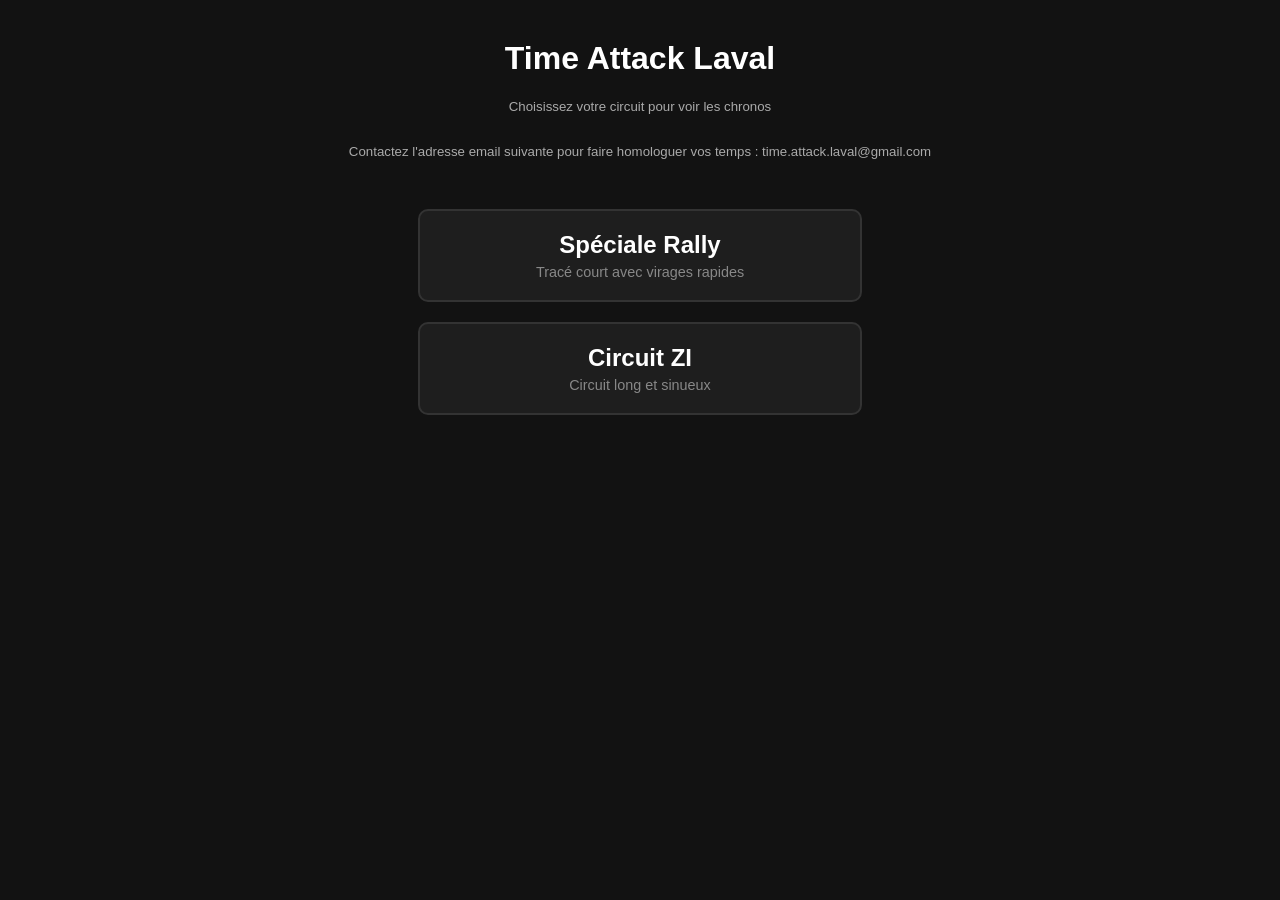
<file: index.html>
<!DOCTYPE html>
<html lang="fr">
<head>
    <meta charset="UTF-8">
    <title>Time Attack Laval - Accueil</title>
    <link rel="stylesheet" href="style.css">
    <link rel="icon" type="image/png" sizes="32x32" href="logo_32x32.png">
    <link rel="icon" type="image/png" sizes="512x512" href="logo_512x512.png">
</head>
<body>
    <h1>Time Attack Laval</h1>
    <h5>Choisissez votre circuit pour voir les chronos</h5>
    <h5>Contactez l'adresse email suivante pour faire homologuer vos temps : time.attack.laval@gmail.com</h5>

</div></h5>

    <div class="menu-container">
        <a href="speciale.html" class="circuit-btn">
            Spéciale Rally
            <span class="circuit-desc">Tracé court avec virages rapides</span>
        </a>

        <a href="zi.html" class="circuit-btn">
            Circuit ZI
            <span class="circuit-desc">Circuit long et sinueux</span>
        </a>
    </div>

</body>
</html>
</file>
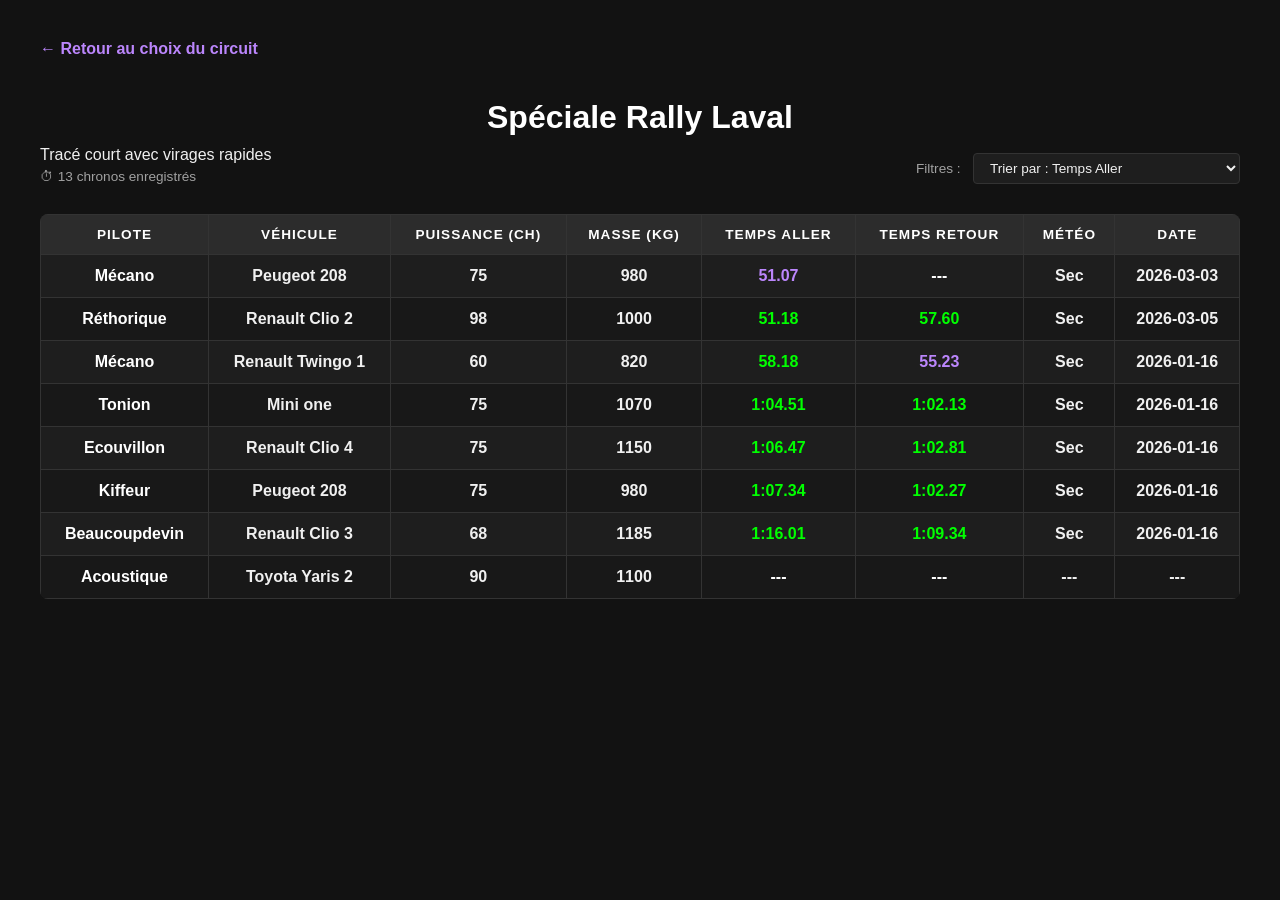
<file: speciale.html>
<!DOCTYPE html>
<html lang="fr">
<head>
    <meta charset="UTF-8">
    <title>Time Attack - Spéciale</title>
    <link rel="stylesheet" href="style.css">
    <link rel="icon" type="image/png" sizes="32x32" href="logo_32x32.png">
    <link rel="icon" type="image/png" sizes="512x512" href="logo_512x512.png">
</head>
<body>
    <a href="index.html" class="back-link">← Retour au choix du circuit</a>

    <h1>Spéciale Rally Laval</h1>

    <div class="controls-container" style="display: flex; justify-content: space-between; align-items: flex-end; margin-bottom: 15px;">
        <div class="track-card">
            <p style="margin: 0; font-size: 1rem;">Tracé court avec virages rapides</p>
            <span class="runs" style="color: #a1a1a1; font-size: 0.85rem;">⏱ 13 chronos enregistrés</span>
    </div>

        <div id="filters">
            <label for="categoryFilter">Filtres :</label>
            <select id="categoryFilter">
            </select>
        </div>
    </div>

    

    <table id="timesTable">
        <thead>
            <tr>
                <th>Pilote</th>
                <th>Véhicule</th>
                <th>Puissance (ch)</th>
                <th>Masse (kg)</th>
                <th>Temps Aller</th>
                <th>Temps Retour</th>
                <th>Météo</th>
                <th>Date</th>
            </tr>
        </thead>
        <tbody></tbody>
    </table>

<script>
// --- DONNÉES DE LA SPÉCIALE ---
const TIMES_DATA = [
  {
    pilote: "Réthorique",
    vehicule: "Renault Clio 2",
    puissance: 98,
    masse: 1000,
    tempsAller: "51.18",
    tempsRetour: "57.60",
    meteo: "Sec",
    date: "2026-03-05"
  },
  {
    pilote: "Mécano",
    vehicule: "Renault Twingo 1",
    puissance: 60,
    masse: 820,
    tempsAller: "58.18",
    tempsRetour: "55.23",
    meteo: "Sec",
    date: "2026-01-16"
  },
  {
    pilote: "Mécano",
    vehicule: "Peugeot 208",
    puissance: 75,
    masse: 980,
    tempsAller: "51.07",
    tempsRetour: "",
    meteo: "Sec",
    date: "2026-03-03"
  },
  {
    pilote: "Tonion",
    vehicule: "Mini one",
    puissance: 75,
    masse: 1070,
    tempsAller: "1:04.51",
    tempsRetour: "1:02.13",
    meteo: "Sec",
    date: "2026-01-16"
  },
  {
    pilote: "Kiffeur",
    vehicule: "Peugeot 208",
    puissance: 75,
    masse: 980,
    tempsAller: "1:07.34",
    tempsRetour: "1:02.27",
    meteo: "Sec",
    date: "2026-01-16"
  },
  {
    pilote: "Beaucoupdevin",
    vehicule: "Renault Clio 3",
    puissance: 68,
    masse: 1185,
    tempsAller: "1:16.01",
    tempsRetour: "1:09.34",
    meteo: "Sec",
    date: "2026-01-16"
  },
  {
    pilote: "Ecouvillon",
    vehicule: "Renault Clio 4",
    puissance: 75,
    masse: 1150,
    tempsAller: "1:06.47",
    tempsRetour: "1:02.81",
    meteo: "Sec",
    date: "2026-01-16"
  },
  {
    pilote: "Acoustique",
    vehicule: "Toyota Yaris 2",
    puissance: 90,
    masse: 1100,
    tempsAller: "",
    tempsRetour: "", 
    meteo: "",
    date: ""
  }
];
</script>
<script src="app.js"></script>
</body>
</html>
</file>
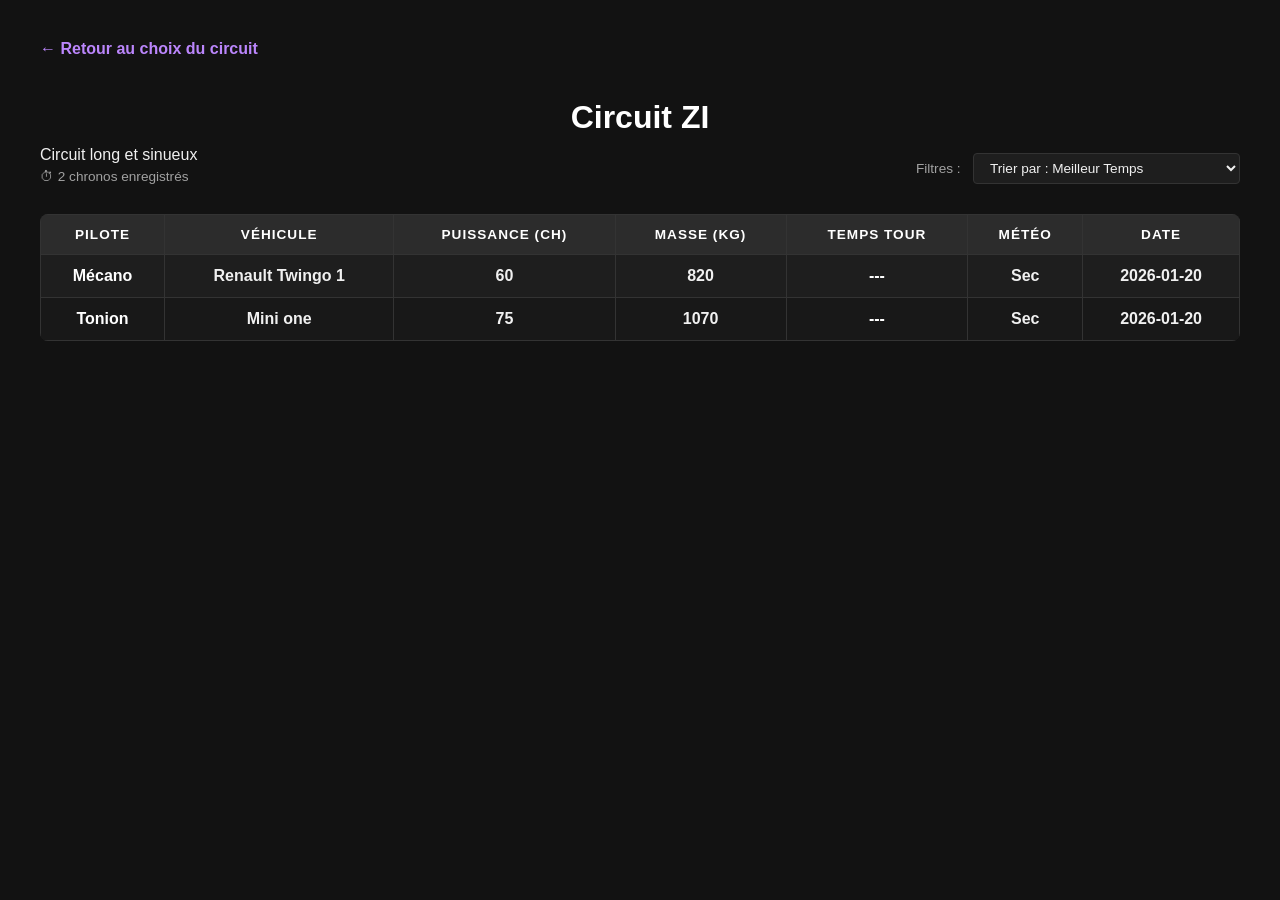
<file: zi.html>
<!DOCTYPE html>
<html lang="fr">
<head>
    <meta charset="UTF-8">
    <title>Time Attack - Circuit ZI</title>
    <link rel="stylesheet" href="style.css">
    <link rel="icon" type="image/png" sizes="32x32" href="logo_32x32.png">
    <link rel="icon" type="image/png" sizes="512x512" href="logo_512x512.png">
</head>
<body>
    <a href="index.html" class="back-link">← Retour au choix du circuit</a>

    <h1>Circuit ZI</h1>

    <div class="controls-container" style="display: flex; justify-content: space-between; align-items: flex-end; margin-bottom: 15px;">
    <div class="track-card">
        <p style="margin: 0; font-size: 1rem;">Circuit long et sinueux</p>
        <span class="runs" style="color: #a1a1a1; font-size: 0.85rem;">⏱ 2 chronos enregistrés</span>
    </div>

    <div id="filters">
        <label for="categoryFilter">Filtres :</label>
        <select id="categoryFilter">
            </select>
    </div>
</div>

    <table id="timesTable">
        <thead>
            <tr>
                <th>Pilote</th>
                <th>Véhicule</th>
                <th>Puissance (ch)</th>
                <th>Masse (kg)</th>
                <th>Temps Tour</th>
                <th>Météo</th>
                <th>Date</th>
            </tr>
        </thead>
        <tbody></tbody>
    </table>

<script>
// --- CONFIGURATION : Active le mode "Circuit fermé" ---
const IS_CIRCUIT = true;

// --- DONNÉES DU CIRCUIT ZI ---
// Note : on utilise la clé "temps" au lieu de "tempsAller/Retour"
const TIMES_DATA = [
  {
    pilote: "Mécano",
    vehicule: "Renault Twingo 1",
    puissance: 60,
    masse: 820,
    temps: "", 
    meteo: "Sec",
    date: "2026-01-20"
},
{
    pilote: "Tonion",
    vehicule: "Mini one",
    puissance: 75,
    masse: 1070,
    temps: "", 
    meteo: "Sec",
    date: "2026-01-20"
},
];
</script>
<script src="app.js"></script>
</body>
</html>
</file>
<file: style.css>
body {
    font-family: Arial, sans-serif;
    margin: 40px;
    background-color: #121212; /* Fond noir profond */ 
    color: #f0f0f0;           /* Texte blanc cassé pour ne pas agresser les yeux */
}

h1 {
    text-align: center;
    margin-bottom: 10px;
    color: #ffffff;
}

.runs {
    margin-top: 5px;
    display: block;
    font-size: 0.9em;
    color: #a1a1a1;
}

.best-times {
    margin: 40px auto;
    padding: 15px;
    max-width: 320px;
    background: #111;
    border-radius: 10px;
    border: 1px solid #333;
    text-align: center;
}

.best-times h3 {
    margin-bottom: 15px;
}

.best-times p {
    margin: 5px 0;
    color: #ccc;
}

.description {
    margin-bottom: 5px;
}

h5 {
    text-align: center;
    margin-bottom: 30px;
    color: #aaaaaa; /* Gris plus clair pour l'email */
    font-weight: normal;
}

#filters {
    margin-bottom: 25px;
    text-align: center;
}

/* Intégration parfaite avec le reste du site */
#categoryFilter {
    background-color: #1e1e1e; /* Même fond que tes lignes de tableau */
    color: #f0f0f0;           /* Même blanc cassé que ton texte */
    border: 1px solid #333;   /* Même bordure que tes cellules <td> */
    padding: 6px 12px;
    border-radius: 4px;
    font-size: 0.85rem;
    cursor: pointer;
    outline: none;
}

#categoryFilter:hover {
    background-color: #2c2c2c; /* Même gris que tes en-têtes <th> au survol */
    border-color: #444;
}

/* On harmonise le label pour qu'il soit discret */
#filters label {
    font-size: 0.85rem;
    color: #a1a1a1; /* Même gris que tes chronos enregistrés */
    margin-right: 8px;
}

table {
    width: 100%;
    border-collapse: collapse;
    margin-top: 30px;
    background-color: #1e1e1e; /* Fond du tableau anthracite */
    border-radius: 8px;
    overflow: hidden;
}

th, td {
    border: 1px solid #333; /* Bordures sombres très discrètes */
    padding: 12px;
    text-align: center;
}

th {
    background-color: #2c2c2c; /* En-tête légèrement plus clair */
    color: #ffffff;
    text-transform: uppercase;
    font-size: 0.85rem;
    letter-spacing: 1px;
}

/* Nuances de noir pour les lignes alternées */
tbody tr:nth-child(even) {
    background-color: #181818; 
}

/* Effet au survol d'une ligne */
tbody tr:hover {
    background-color: #333333;
    transition: background-color 0.2s ease;
}

/* Mise en avant des noms de pilotes */
td:first-child {
    font-weight: bold;
    color: #ffffff;
}

/* --- Nouveaux styles pour le menu d'accueil --- */

.menu-container {
    display: flex;
    flex-direction: column;
    align-items: center;
    gap: 20px;
    margin-top: 50px;
}

.circuit-btn {
    display: block;
    width: 80%;
    max-width: 400px;
    padding: 20px;
    background-color: #1e1e1e;
    color: white;
    text-align: center;
    text-decoration: none;
    font-size: 1.5rem;
    font-weight: bold;
    border: 2px solid #333;
    border-radius: 10px;
    transition: all 0.3s ease;
}

.circuit-btn:hover {
    background-color: #333;
    border-color: #bb86fc; /* Bordure violette au survol */
    transform: scale(1.05);
}

.circuit-desc {
    display: block;
    font-size: 0.9rem;
    color: #888;
    margin-top: 5px;
    font-weight: normal;
}

/* Bouton retour en haut des pages circuits */
.back-link {
    display: inline-block;
    margin-bottom: 20px;
    color: #bb86fc;
    text-decoration: none;
    font-weight: bold;
}
.back-link:hover {
    text-decoration: underline;
}

/* Nouveau conteneur pour aligner description et filtres */
.controls-container {
    display: flex;
    justify-content: space-between; /* Écarte les éléments aux deux extrémités */
    align-items: center;           /* Aligne verticalement au centre */
    margin-bottom: 20px;
    flex-wrap: wrap;               /* Permet de revenir à la ligne sur petit téléphone */
    gap: 15px;
}

/* On réinitialise les marges par défaut pour éviter les décalages */
.controls-container #filters, 
.controls-container .track-card {
    margin: 0;
    text-align: left; /* Aligne le texte à gauche pour le bloc de gauche */
}

/* On s'assure que les filtres ne sont pas centrés quand ils sont dans ce conteneur */
.controls-container #filters {
    text-align: right;
}
</file>
